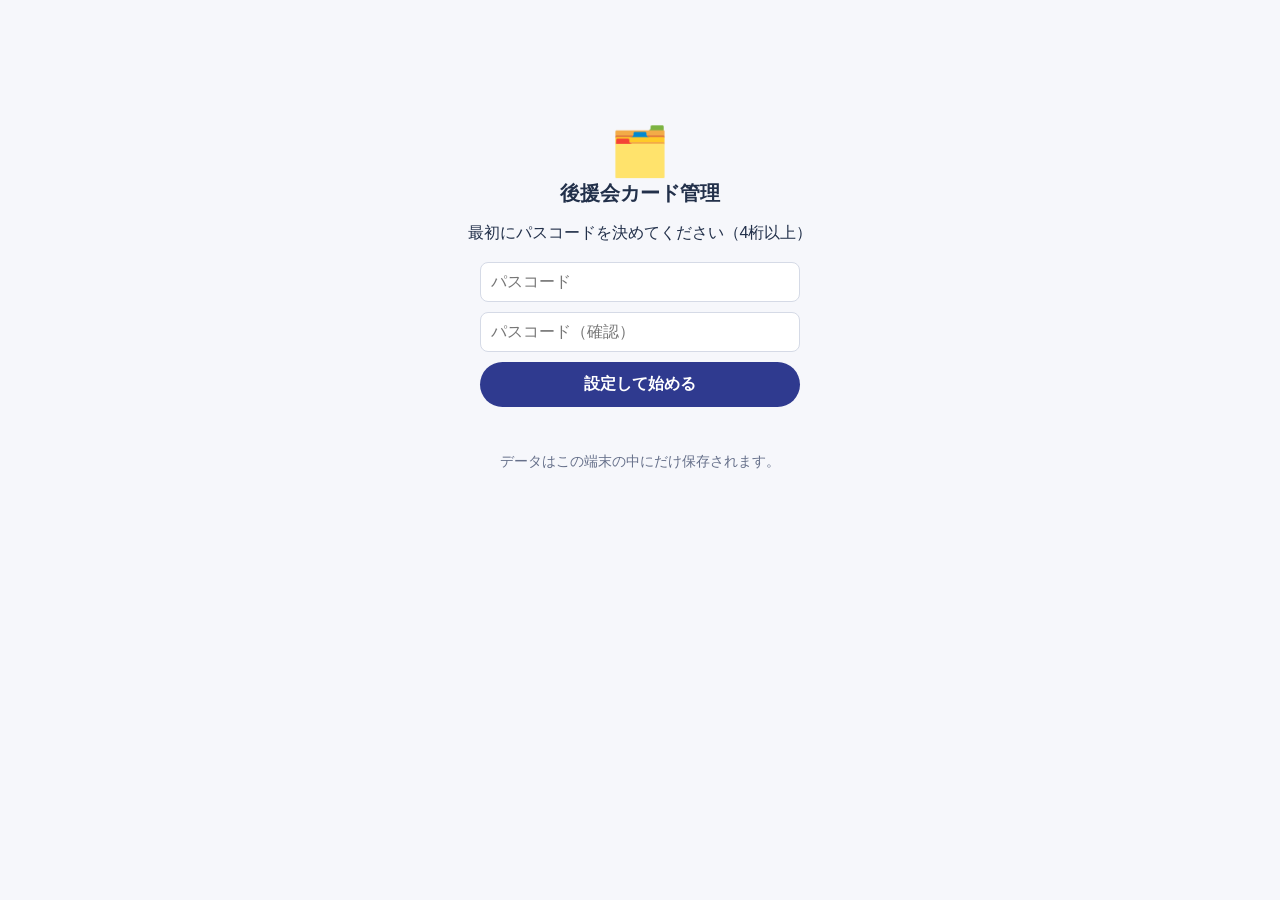
<file: index.html>
<!DOCTYPE html>
<html lang="ja">
<head>
<meta charset="UTF-8">
<meta name="viewport" content="width=device-width, initial-scale=1, viewport-fit=cover">
<title>後援会カード管理</title>
<meta name="theme-color" content="#2f3a8f">
<link rel="manifest" href="manifest.webmanifest">
<link rel="icon" type="image/svg+xml" href="icon.svg">
<link rel="stylesheet" href="styles.css?v=3">
</head>
<body>

<!-- ロック画面 -->
<section id="lockView" class="view">
  <div class="lock-box">
    <div class="lock-icon">🗂️</div>
    <h1>後援会カード管理</h1>
    <p id="lockMessage">パスコードを入力してください</p>
    <form id="lockForm">
      <input id="lockInput" type="password" inputmode="numeric" autocomplete="off" placeholder="パスコード">
      <input id="lockInput2" type="password" inputmode="numeric" autocomplete="off" placeholder="パスコード（確認）" class="hidden">
      <button type="submit" id="lockButton">開く</button>
    </form>
    <p id="lockError" class="error"></p>
    <p class="lock-note">データはこの端末の中にだけ保存されます。</p>
  </div>
</section>

<!-- 一覧画面 -->
<section id="listView" class="view hidden">
  <header class="app-header">
    <h1>後援会カード</h1>
    <div class="header-actions">
      <button id="lockNowBtn" class="ghost-btn" type="button">🔒 ロック</button>
      <button id="addCardBtn" class="primary-btn" type="button">＋ 登録</button>
    </div>
  </header>
  <div class="search-row">
    <input id="searchInput" type="search" placeholder="名前・住所で検索">
    <span id="cardCount" class="count"></span>
  </div>
  <div id="cardList" class="card-list"></div>
  <p id="emptyMessage" class="empty hidden">まだカードが登録されていません。「＋ 登録」から追加してください。</p>
</section>

<!-- 詳細画面 -->
<section id="detailView" class="view hidden">
  <header class="app-header">
    <button id="backToListBtn" class="ghost-btn" type="button">← 一覧</button>
    <span id="detailCounter" class="counter"></span>
    <div class="header-actions">
      <button id="editCardBtn" class="ghost-btn" type="button">編集</button>
      <button id="deleteCardBtn" class="danger-btn" type="button">削除</button>
    </div>
  </header>

  <div id="flipArea" class="flip-area">
    <div id="flipInner" class="flip-inner">
      <div class="flip-face flip-front">
        <div class="photo-box"><img id="frontImg" alt="カード表面"><span class="no-photo">表面の写真なし</span></div>
        <p class="flip-hint">タップで裏面を表示</p>
      </div>
      <div class="flip-face flip-back">
        <div class="photo-box"><img id="backImg" alt="カード裏面"><span class="no-photo">裏面の写真なし</span></div>
        <p class="flip-hint">タップで表面を表示</p>
      </div>
    </div>
  </div>

  <div class="card-nav">
    <button id="prevCardBtn" class="ghost-btn" type="button">← 前へ</button>
    <button id="nextCardBtn" class="ghost-btn" type="button">次へ →</button>
  </div>

  <div id="frontInfo" class="info-panel"></div>
  <div id="backInfo" class="info-panel hidden"></div>
</section>

<!-- 登録・編集画面 -->
<section id="formView" class="view hidden">
  <header class="app-header">
    <button id="cancelFormBtn" class="ghost-btn" type="button">← 戻る</button>
    <h1 id="formTitle">カード登録</h1>
    <span></span>
  </header>
  <form id="cardForm" class="card-form">
    <fieldset>
      <legend>写真</legend>
      <label>表面 <input id="fFrontPhoto" type="file" accept="image/*" capture="environment"></label>
      <img id="fFrontPreview" class="preview hidden" alt="表面プレビュー">
      <label>裏面 <input id="fBackPhoto" type="file" accept="image/*" capture="environment"></label>
      <img id="fBackPreview" class="preview hidden" alt="裏面プレビュー">
    </fieldset>
    <fieldset>
      <legend>ご本人様</legend>
      <label>フリガナ <input id="fFurigana" type="text" autocomplete="off"></label>
      <label>お名前 <input id="fName" type="text" autocomplete="off" required></label>
      <label>年齢 <input id="fAge" type="number" min="0" max="130"></label>
      <label>郵便番号 <span class="zip-row"><input id="fZip" type="text" inputmode="numeric" placeholder="例 0640805" autocomplete="off"><button id="zipSearchBtn" type="button">住所を検索</button></span></label>
      <p id="zipStatus" class="zip-status"></p>
      <label>ご住所 <textarea id="fAddress" rows="2"></textarea></label>
      <label>電話番号 <input id="fPhone" type="tel" autocomplete="off"></label>
      <label>携帯番号 <input id="fMobile" type="tel" autocomplete="off"></label>
      <label>メールアドレス <input id="fEmail" type="email" autocomplete="off"></label>
    </fieldset>
    <fieldset>
      <legend>ご紹介者様</legend>
      <label>フリガナ <input id="fIntroFurigana" type="text" autocomplete="off"></label>
      <label>お名前 <input id="fIntroName" type="text" autocomplete="off"></label>
      <label>郵便局名 又は ご住所 <input id="fIntroPlace" type="text" autocomplete="off"></label>
      <label>電話番号 <input id="fIntroPhone" type="tel" autocomplete="off"></label>
      <label>本人様との関係
        <select id="fIntroRelation">
          <option value="">（未選択）</option>
          <option>家族</option>
          <option>親戚</option>
          <option>郵政関係</option>
          <option>友人・知人</option>
          <option>その他</option>
        </select>
      </label>
      <label>続柄・関係のメモ <input id="fIntroRelationNote" type="text" autocomplete="off"></label>
      <label>参考情報 <textarea id="fIntroNote" rows="2"></textarea></label>
    </fieldset>
    <fieldset>
      <legend>お預かりした担当者</legend>
      <label>郵便局名 <input id="fStaffOffice" type="text" autocomplete="off"></label>
      <label>担当者名 <input id="fStaffName" type="text" autocomplete="off"></label>
    </fieldset>
    <p id="formError" class="error"></p>
    <button type="submit" class="primary-btn big">保存する</button>
  </form>
</section>

<!-- 写真の四隅合わせ -->
<section id="cropView" class="view hidden">
  <header class="sub-header">
    <button id="cropCancelBtn" class="ghost-btn" type="button">← 戻る</button>
    <h1>四隅を合わせる</h1>
    <span></span>
  </header>
  <p class="hint" id="cropStatus">カードの四隅を検出しています…</p>
  <div id="cropStage" class="crop-stage">
    <img id="cropImg" alt="取り込み写真">
    <svg id="cropOverlay" class="crop-overlay">
      <polygon id="cropPoly" points=""></polygon>
      <circle class="crop-handle" data-corner="0" r="18"></circle>
      <circle class="crop-handle" data-corner="1" r="18"></circle>
      <circle class="crop-handle" data-corner="2" r="18"></circle>
      <circle class="crop-handle" data-corner="3" r="18"></circle>
    </svg>
  </div>
  <p class="hint">ずれているときは、丸をドラッグしてカードの角に合わせてください。</p>
  <div class="form-actions crop-actions">
    <button id="cropRotateBtn" class="ghost-btn" type="button">↻ 90°回転</button>
    <button id="cropRawBtn" class="ghost-btn" type="button">補正せず使う</button>
    <button id="cropRedetectBtn" class="ghost-btn" type="button">検出し直す</button>
    <button id="cropApplyBtn" class="primary-btn" type="button">この範囲で取り込む</button>
  </div>
</section>

<!-- 活動記録ダイアログ -->
<dialog id="recordDialog">
  <form id="recordForm" method="dialog">
    <h2 id="recordDialogTitle">記録を追加</h2>
    <label>日時 <input id="rDateTime" type="datetime-local" required></label>
    <label>種別
      <select id="rType">
        <option>訪問</option>
        <option>電話</option>
        <option>その他</option>
      </select>
    </label>
    <label>内容 <textarea id="rContent" rows="3"></textarea></label>
    <label>担当者 <input id="rStaff" type="text" autocomplete="off"></label>
    <fieldset class="confirm-box">
      <legend>確認</legend>
      <label class="check-row"><input id="rConfirmed" type="checkbox"> 確認済みにする</label>
      <label>確認した人 <input id="rConfirmName" type="text" autocomplete="off"></label>
      <label>確認した日時 <input id="rConfirmDate" type="datetime-local"></label>
    </fieldset>
    <div class="dialog-buttons">
      <button id="recordDeleteBtn" type="button" class="danger-btn hidden">この記録を削除</button>
      <span class="spacer"></span>
      <button id="recordCancelBtn" type="button" class="ghost-btn">キャンセル</button>
      <button id="recordSaveBtn" type="submit" class="primary-btn">保存</button>
    </div>
  </form>
</dialog>

<!-- 確認詳細ダイアログ -->
<dialog id="confirmDialog">
  <h2>確認の詳細</h2>
  <p id="confirmDetailText"></p>
  <div class="dialog-buttons">
    <span class="spacer"></span>
    <button id="confirmCloseBtn" type="button" class="primary-btn">閉じる</button>
  </div>
</dialog>

<script src="app.js?v=6"></script>
</body>
</html>
</file>
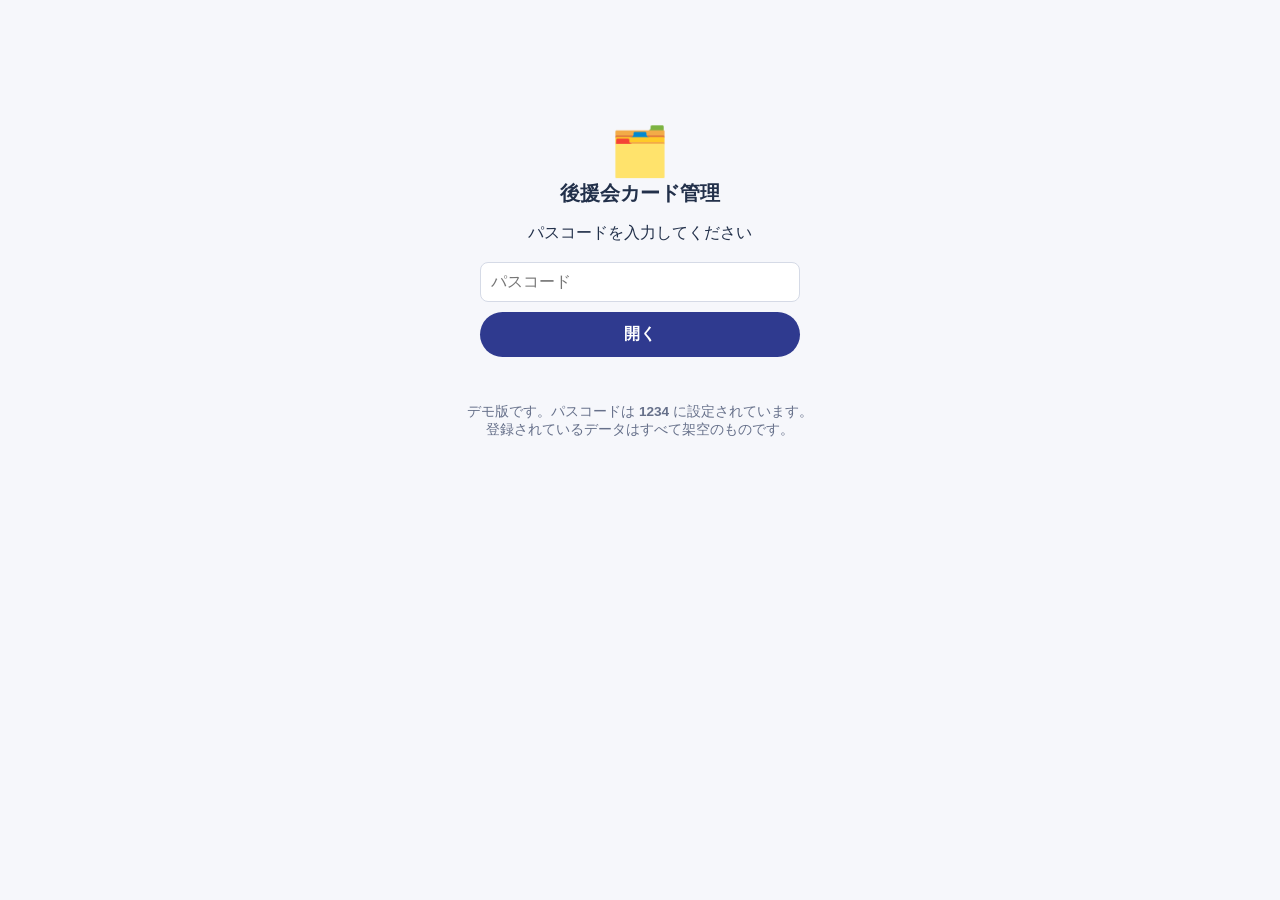
<file: demo/index.html>
<!DOCTYPE html>
<html lang="ja">
<head>
<meta charset="UTF-8">
<meta name="viewport" content="width=device-width, initial-scale=1, viewport-fit=cover">
<title>後援会カード管理（デモ）</title>
<meta name="theme-color" content="#2f3a8f">
<link rel="manifest" href="manifest.webmanifest">
<link rel="icon" type="image/svg+xml" href="icon.svg">
<link rel="stylesheet" href="styles.css?v=3">
</head>
<body>

<!-- ロック画面 -->
<section id="lockView" class="view">
  <div class="lock-box">
    <div class="lock-icon">🗂️</div>
    <h1>後援会カード管理</h1>
    <p id="lockMessage">パスコードを入力してください</p>
    <form id="lockForm">
      <input id="lockInput" type="password" inputmode="numeric" autocomplete="off" placeholder="パスコード">
      <input id="lockInput2" type="password" inputmode="numeric" autocomplete="off" placeholder="パスコード（確認）" class="hidden">
      <button type="submit" id="lockButton">開く</button>
    </form>
    <p id="lockError" class="error"></p>
    <p class="lock-note">デモ版です。パスコードは <strong>1234</strong> に設定されています。<br>登録されているデータはすべて架空のものです。</p>
  </div>
</section>

<!-- 一覧画面 -->
<section id="listView" class="view hidden">
  <header class="app-header">
    <h1>後援会カード</h1>
    <div class="header-actions">
      <button id="lockNowBtn" class="ghost-btn" type="button">🔒 ロック</button>
      <button id="addCardBtn" class="primary-btn" type="button">＋ 登録</button>
    </div>
  </header>
  <div class="search-row">
    <input id="searchInput" type="search" placeholder="名前・住所で検索">
    <span id="cardCount" class="count"></span>
  </div>
  <div id="cardList" class="card-list"></div>
  <p id="emptyMessage" class="empty hidden">まだカードが登録されていません。「＋ 登録」から追加してください。</p>
</section>

<!-- 詳細画面 -->
<section id="detailView" class="view hidden">
  <header class="app-header">
    <button id="backToListBtn" class="ghost-btn" type="button">← 一覧</button>
    <span id="detailCounter" class="counter"></span>
    <div class="header-actions">
      <button id="editCardBtn" class="ghost-btn" type="button">編集</button>
      <button id="deleteCardBtn" class="danger-btn" type="button">削除</button>
    </div>
  </header>

  <div id="flipArea" class="flip-area">
    <div id="flipInner" class="flip-inner">
      <div class="flip-face flip-front">
        <div class="photo-box"><img id="frontImg" alt="カード表面"><span class="no-photo">表面の写真なし</span></div>
        <p class="flip-hint">タップで裏面を表示</p>
      </div>
      <div class="flip-face flip-back">
        <div class="photo-box"><img id="backImg" alt="カード裏面"><span class="no-photo">裏面の写真なし</span></div>
        <p class="flip-hint">タップで表面を表示</p>
      </div>
    </div>
  </div>

  <div class="card-nav">
    <button id="prevCardBtn" class="ghost-btn" type="button">← 前へ</button>
    <button id="nextCardBtn" class="ghost-btn" type="button">次へ →</button>
  </div>

  <div id="frontInfo" class="info-panel"></div>
  <div id="backInfo" class="info-panel hidden"></div>
</section>

<!-- 登録・編集画面 -->
<section id="formView" class="view hidden">
  <header class="app-header">
    <button id="cancelFormBtn" class="ghost-btn" type="button">← 戻る</button>
    <h1 id="formTitle">カード登録</h1>
    <span></span>
  </header>
  <form id="cardForm" class="card-form">
    <fieldset>
      <legend>写真</legend>
      <label>表面 <input id="fFrontPhoto" type="file" accept="image/*" capture="environment"></label>
      <img id="fFrontPreview" class="preview hidden" alt="表面プレビュー">
      <label>裏面 <input id="fBackPhoto" type="file" accept="image/*" capture="environment"></label>
      <img id="fBackPreview" class="preview hidden" alt="裏面プレビュー">
    </fieldset>
    <fieldset>
      <legend>ご本人様</legend>
      <label>フリガナ <input id="fFurigana" type="text" autocomplete="off"></label>
      <label>お名前 <input id="fName" type="text" autocomplete="off" required></label>
      <label>年齢 <input id="fAge" type="number" min="0" max="130"></label>
      <label>郵便番号 <span class="zip-row"><input id="fZip" type="text" inputmode="numeric" placeholder="例 0640805" autocomplete="off"><button id="zipSearchBtn" type="button">住所を検索</button></span></label>
      <p id="zipStatus" class="zip-status"></p>
      <label>ご住所 <textarea id="fAddress" rows="2"></textarea></label>
      <label>電話番号 <input id="fPhone" type="tel" autocomplete="off"></label>
      <label>携帯番号 <input id="fMobile" type="tel" autocomplete="off"></label>
      <label>メールアドレス <input id="fEmail" type="email" autocomplete="off"></label>
    </fieldset>
    <fieldset>
      <legend>ご紹介者様</legend>
      <label>フリガナ <input id="fIntroFurigana" type="text" autocomplete="off"></label>
      <label>お名前 <input id="fIntroName" type="text" autocomplete="off"></label>
      <label>郵便局名 又は ご住所 <input id="fIntroPlace" type="text" autocomplete="off"></label>
      <label>電話番号 <input id="fIntroPhone" type="tel" autocomplete="off"></label>
      <label>本人様との関係
        <select id="fIntroRelation">
          <option value="">（未選択）</option>
          <option>家族</option>
          <option>親戚</option>
          <option>郵政関係</option>
          <option>友人・知人</option>
          <option>その他</option>
        </select>
      </label>
      <label>続柄・関係のメモ <input id="fIntroRelationNote" type="text" autocomplete="off"></label>
      <label>参考情報 <textarea id="fIntroNote" rows="2"></textarea></label>
    </fieldset>
    <fieldset>
      <legend>お預かりした担当者</legend>
      <label>郵便局名 <input id="fStaffOffice" type="text" autocomplete="off"></label>
      <label>担当者名 <input id="fStaffName" type="text" autocomplete="off"></label>
    </fieldset>
    <p id="formError" class="error"></p>
    <button type="submit" class="primary-btn big">保存する</button>
  </form>
</section>

<!-- 写真の四隅合わせ -->
<section id="cropView" class="view hidden">
  <header class="sub-header">
    <button id="cropCancelBtn" class="ghost-btn" type="button">← 戻る</button>
    <h1>四隅を合わせる</h1>
    <span></span>
  </header>
  <p class="hint" id="cropStatus">カードの四隅を検出しています…</p>
  <div id="cropStage" class="crop-stage">
    <img id="cropImg" alt="取り込み写真">
    <svg id="cropOverlay" class="crop-overlay">
      <polygon id="cropPoly" points=""></polygon>
      <circle class="crop-handle" data-corner="0" r="18"></circle>
      <circle class="crop-handle" data-corner="1" r="18"></circle>
      <circle class="crop-handle" data-corner="2" r="18"></circle>
      <circle class="crop-handle" data-corner="3" r="18"></circle>
    </svg>
  </div>
  <p class="hint">ずれているときは、丸をドラッグしてカードの角に合わせてください。</p>
  <div class="form-actions crop-actions">
    <button id="cropRotateBtn" class="ghost-btn" type="button">↻ 90°回転</button>
    <button id="cropRawBtn" class="ghost-btn" type="button">補正せず使う</button>
    <button id="cropRedetectBtn" class="ghost-btn" type="button">検出し直す</button>
    <button id="cropApplyBtn" class="primary-btn" type="button">この範囲で取り込む</button>
  </div>
</section>

<!-- 活動記録ダイアログ -->
<dialog id="recordDialog">
  <form id="recordForm" method="dialog">
    <h2 id="recordDialogTitle">記録を追加</h2>
    <label>日時 <input id="rDateTime" type="datetime-local" required></label>
    <label>種別
      <select id="rType">
        <option>訪問</option>
        <option>電話</option>
        <option>その他</option>
      </select>
    </label>
    <label>内容 <textarea id="rContent" rows="3"></textarea></label>
    <label>担当者 <input id="rStaff" type="text" autocomplete="off"></label>
    <fieldset class="confirm-box">
      <legend>確認</legend>
      <label class="check-row"><input id="rConfirmed" type="checkbox"> 確認済みにする</label>
      <label>確認した人 <input id="rConfirmName" type="text" autocomplete="off"></label>
      <label>確認した日時 <input id="rConfirmDate" type="datetime-local"></label>
    </fieldset>
    <div class="dialog-buttons">
      <button id="recordDeleteBtn" type="button" class="danger-btn hidden">この記録を削除</button>
      <span class="spacer"></span>
      <button id="recordCancelBtn" type="button" class="ghost-btn">キャンセル</button>
      <button id="recordSaveBtn" type="submit" class="primary-btn">保存</button>
    </div>
  </form>
</dialog>

<!-- 確認詳細ダイアログ -->
<dialog id="confirmDialog">
  <h2>確認の詳細</h2>
  <p id="confirmDetailText"></p>
  <div class="dialog-buttons">
    <span class="spacer"></span>
    <button id="confirmCloseBtn" type="button" class="primary-btn">閉じる</button>
  </div>
</dialog>

<script src="card-images.js?v=1"></script>
<script src="seed-data.js?v=1"></script>
<script src="app.js?v=6"></script>
</body>
</html>
</file>
<file: styles.css>
:root {
  --ink: #22304a;
  --accent: #2f3a8f;
  --accent-soft: #eef0fb;
  --line: #d5dae6;
  --danger: #b3261e;
  --bg: #f6f7fb;
}
* { box-sizing: border-box; }
body {
  margin: 0;
  font-family: "Hiragino Kaku Gothic ProN", "Yu Gothic", "Noto Sans JP", sans-serif;
  color: var(--ink);
  background: var(--bg);
}
.hidden { display: none !important; }
.view { max-width: 720px; margin: 0 auto; padding: 16px 14px 40px; }
h1 { font-size: 1.25rem; margin: 0; }
.error { color: var(--danger); min-height: 1.2em; font-size: 0.9rem; }
button { font: inherit; cursor: pointer; }
input, select, textarea {
  font: inherit; padding: 10px; border: 1px solid var(--line);
  border-radius: 8px; width: 100%; background: #fff; color: var(--ink);
}
label { display: block; margin: 10px 0; font-size: 0.92rem; }
.primary-btn {
  background: var(--accent); color: #fff; border: none;
  padding: 10px 18px; border-radius: 999px; font-weight: 700;
}
.primary-btn.big { width: 100%; padding: 14px; margin-top: 12px; }
.ghost-btn {
  background: #fff; color: var(--ink); border: 1px solid var(--line);
  padding: 8px 14px; border-radius: 999px;
}
.danger-btn {
  background: #fff; color: var(--danger); border: 1px solid var(--danger);
  padding: 8px 14px; border-radius: 999px;
}

/* ロック画面 */
.lock-box { text-align: center; padding-top: 12vh; }
.lock-icon { font-size: 3rem; }
.lock-box form { max-width: 320px; margin: 18px auto 0; display: grid; gap: 10px; }
.lock-box button {
  background: var(--accent); color: #fff; border: none;
  padding: 12px; border-radius: 999px; font-weight: 700;
}
.lock-note { color: #66708a; font-size: 0.85rem; }

/* ヘッダー */
.app-header {
  display: flex; align-items: center; justify-content: space-between;
  gap: 8px; margin-bottom: 12px;
}
.header-actions { display: flex; gap: 8px; }
.counter { color: #66708a; font-size: 0.9rem; }

/* 一覧 */
.search-row { display: flex; align-items: center; gap: 10px; margin-bottom: 12px; }
.count { white-space: nowrap; color: #66708a; font-size: 0.9rem; }
.card-list { display: grid; gap: 10px; }
.card-item {
  display: flex; gap: 12px; align-items: center; text-align: left;
  background: #fff; border: 1px solid var(--line); border-radius: 12px; padding: 10px;
  width: 100%;
}
.card-item img {
  width: 64px; height: 64px; object-fit: cover; border-radius: 8px;
  background: var(--accent-soft); flex: none;
}
.card-item .thumb-empty {
  width: 64px; height: 64px; border-radius: 8px; background: var(--accent-soft);
  display: flex; align-items: center; justify-content: center; font-size: 1.5rem; flex: none;
}
.card-item .name { font-weight: 700; font-size: 1.05rem; }
.card-item .sub { color: #66708a; font-size: 0.85rem; margin-top: 2px; }
.empty { color: #66708a; text-align: center; padding: 30px 0; }

/* 詳細：フリップ */
.flip-area { perspective: 1200px; margin-bottom: 6px; }
.flip-inner {
  position: relative; transition: transform 0.45s; transform-style: preserve-3d;
  display: grid;
}
.flip-inner.flipped { transform: rotateY(180deg); }
.flip-face {
  backface-visibility: hidden; -webkit-backface-visibility: hidden;
  grid-area: 1 / 1;
}
.flip-back { transform: rotateY(180deg); }
.photo-box {
  background: #10182e; border-radius: 14px; min-height: 220px;
  display: flex; align-items: center; justify-content: center; overflow: hidden;
  position: relative;
}
.photo-box img { width: 100%; display: block; }
.photo-box img[src=""], .photo-box img:not([src]) { display: none; }
.no-photo { color: #aebadd; position: absolute; }
.photo-box img:not(.hidden) + .no-photo { display: none; }
.flip-hint { text-align: center; color: #66708a; font-size: 0.8rem; margin: 8px 0 0; }
.card-nav { display: flex; justify-content: space-between; margin-top: 10px; }
.card-nav button:disabled { opacity: 0.35; cursor: default; }
.crop-stage { position: relative; max-width: 560px; margin: 0 auto; background: #222; border-radius: 10px; overflow: hidden; }
.crop-stage img { display: block; width: 100%; height: auto; }
.crop-overlay { position: absolute; inset: 0; width: 100%; height: 100%; touch-action: none; }
.crop-overlay polygon { fill: rgba(47, 58, 143, 0.18); stroke: #7ea0ff; stroke-width: 2; }
.crop-handle { fill: rgba(255,255,255,0.9); stroke: #2f3a8f; stroke-width: 3; cursor: grab; touch-action: none; }
.crop-actions { display: flex; gap: 8px; flex-wrap: wrap; justify-content: space-between; margin-top: 12px; }

/* 詳細：情報パネル */
.info-panel {
  background: #fff; border: 1px solid var(--line); border-radius: 14px;
  padding: 14px; margin-top: 12px;
}
.info-panel h2 { font-size: 1.15rem; margin: 0 0 4px; }
.info-panel .furigana { color: #66708a; font-size: 0.85rem; }
.info-panel dl { margin: 10px 0 0; }
.info-panel dt { color: #66708a; font-size: 0.8rem; margin-top: 10px; }
.info-panel dd { margin: 2px 0 0; font-size: 1rem; word-break: break-all; }
.action-row { display: flex; flex-wrap: wrap; gap: 8px; margin-top: 12px; }
.action-row a {
  text-decoration: none; padding: 9px 14px; border-radius: 999px;
  border: 1px solid var(--accent); color: var(--accent); font-weight: 700; font-size: 0.9rem;
}
.action-row a.solid { background: var(--accent); color: #fff; }

/* 活動記録 */
.records { margin-top: 8px; display: grid; gap: 8px; }
.record-item {
  display: flex; gap: 10px; align-items: flex-start; text-align: left; width: 100%;
  background: var(--accent-soft); border: 1px solid var(--line); border-radius: 10px; padding: 10px;
}
.record-item .r-main { flex: 1; min-width: 0; }
.record-item .r-head { font-size: 0.85rem; color: #44507a; }
.record-item .r-type {
  display: inline-block; background: var(--accent); color: #fff; border-radius: 6px;
  padding: 0 6px; font-size: 0.75rem; margin-right: 6px;
}
.record-item .r-content { margin-top: 3px; white-space: pre-wrap; word-break: break-word; }
.confirm-check {
  flex: none; width: 34px; height: 34px; border-radius: 50%;
  border: 2px solid #2e7d32; color: #2e7d32; background: #fff; font-weight: 700;
}
.confirm-none { flex: none; color: #98a2bd; font-size: 0.78rem; padding-top: 8px; }
.add-record-btn { margin-top: 10px; width: 100%; }

/* フォーム */
.card-form fieldset {
  border: 1px solid var(--line); border-radius: 12px; background: #fff;
  margin: 0 0 14px; padding: 10px 14px 14px;
}
.card-form legend { font-weight: 700; padding: 0 6px; }
.zip-row { display: flex; gap: 8px; }
.zip-row input { flex: 1; }
.zip-row button {
  flex: none; border: 1px solid var(--accent); color: var(--accent);
  background: #fff; border-radius: 8px; padding: 0 14px; font-weight: 700;
}
.zip-status { color: #44507a; font-size: 0.85rem; min-height: 1.1em; margin: 4px 0 0; }
.preview { width: 100%; border-radius: 10px; margin-top: 8px; }

/* ダイアログ */
dialog {
  border: 1px solid var(--line); border-radius: 14px; padding: 18px;
  width: min(92vw, 480px);
}
dialog::backdrop { background: rgba(16, 24, 46, 0.45); }
dialog h2 { margin: 0 0 8px; font-size: 1.1rem; }
.confirm-box { border: 1px dashed var(--line); border-radius: 10px; margin-top: 10px; }
.check-row { display: flex; align-items: center; gap: 8px; }
.check-row input { width: auto; }
.dialog-buttons { display: flex; align-items: center; gap: 8px; margin-top: 14px; }
.dialog-buttons .spacer { flex: 1; }
</file>
<file: demo/styles.css>
:root {
  --ink: #22304a;
  --accent: #2f3a8f;
  --accent-soft: #eef0fb;
  --line: #d5dae6;
  --danger: #b3261e;
  --bg: #f6f7fb;
}
* { box-sizing: border-box; }
body {
  margin: 0;
  font-family: "Hiragino Kaku Gothic ProN", "Yu Gothic", "Noto Sans JP", sans-serif;
  color: var(--ink);
  background: var(--bg);
}
.hidden { display: none !important; }
.view { max-width: 720px; margin: 0 auto; padding: 16px 14px 40px; }
h1 { font-size: 1.25rem; margin: 0; }
.error { color: var(--danger); min-height: 1.2em; font-size: 0.9rem; }
button { font: inherit; cursor: pointer; }
input, select, textarea {
  font: inherit; padding: 10px; border: 1px solid var(--line);
  border-radius: 8px; width: 100%; background: #fff; color: var(--ink);
}
label { display: block; margin: 10px 0; font-size: 0.92rem; }
.primary-btn {
  background: var(--accent); color: #fff; border: none;
  padding: 10px 18px; border-radius: 999px; font-weight: 700;
}
.primary-btn.big { width: 100%; padding: 14px; margin-top: 12px; }
.ghost-btn {
  background: #fff; color: var(--ink); border: 1px solid var(--line);
  padding: 8px 14px; border-radius: 999px;
}
.danger-btn {
  background: #fff; color: var(--danger); border: 1px solid var(--danger);
  padding: 8px 14px; border-radius: 999px;
}

/* ロック画面 */
.lock-box { text-align: center; padding-top: 12vh; }
.lock-icon { font-size: 3rem; }
.lock-box form { max-width: 320px; margin: 18px auto 0; display: grid; gap: 10px; }
.lock-box button {
  background: var(--accent); color: #fff; border: none;
  padding: 12px; border-radius: 999px; font-weight: 700;
}
.lock-note { color: #66708a; font-size: 0.85rem; }

/* ヘッダー */
.app-header {
  display: flex; align-items: center; justify-content: space-between;
  gap: 8px; margin-bottom: 12px;
}
.header-actions { display: flex; gap: 8px; }
.counter { color: #66708a; font-size: 0.9rem; }

/* 一覧 */
.search-row { display: flex; align-items: center; gap: 10px; margin-bottom: 12px; }
.count { white-space: nowrap; color: #66708a; font-size: 0.9rem; }
.card-list { display: grid; gap: 10px; }
.card-item {
  display: flex; gap: 12px; align-items: center; text-align: left;
  background: #fff; border: 1px solid var(--line); border-radius: 12px; padding: 10px;
  width: 100%;
}
.card-item img {
  width: 64px; height: 64px; object-fit: cover; border-radius: 8px;
  background: var(--accent-soft); flex: none;
}
.card-item .thumb-empty {
  width: 64px; height: 64px; border-radius: 8px; background: var(--accent-soft);
  display: flex; align-items: center; justify-content: center; font-size: 1.5rem; flex: none;
}
.card-item .name { font-weight: 700; font-size: 1.05rem; }
.card-item .sub { color: #66708a; font-size: 0.85rem; margin-top: 2px; }
.empty { color: #66708a; text-align: center; padding: 30px 0; }

/* 詳細：フリップ */
.flip-area { perspective: 1200px; margin-bottom: 6px; }
.flip-inner {
  position: relative; transition: transform 0.45s; transform-style: preserve-3d;
  display: grid;
}
.flip-inner.flipped { transform: rotateY(180deg); }
.flip-face {
  backface-visibility: hidden; -webkit-backface-visibility: hidden;
  grid-area: 1 / 1;
}
.flip-back { transform: rotateY(180deg); }
.photo-box {
  background: #10182e; border-radius: 14px; min-height: 220px;
  display: flex; align-items: center; justify-content: center; overflow: hidden;
  position: relative;
}
.photo-box img { width: 100%; display: block; }
.photo-box img[src=""], .photo-box img:not([src]) { display: none; }
.no-photo { color: #aebadd; position: absolute; }
.photo-box img:not(.hidden) + .no-photo { display: none; }
.flip-hint { text-align: center; color: #66708a; font-size: 0.8rem; margin: 8px 0 0; }
.card-nav { display: flex; justify-content: space-between; margin-top: 10px; }
.card-nav button:disabled { opacity: 0.35; cursor: default; }
.crop-stage { position: relative; max-width: 560px; margin: 0 auto; background: #222; border-radius: 10px; overflow: hidden; }
.crop-stage img { display: block; width: 100%; height: auto; }
.crop-overlay { position: absolute; inset: 0; width: 100%; height: 100%; touch-action: none; }
.crop-overlay polygon { fill: rgba(47, 58, 143, 0.18); stroke: #7ea0ff; stroke-width: 2; }
.crop-handle { fill: rgba(255,255,255,0.9); stroke: #2f3a8f; stroke-width: 3; cursor: grab; touch-action: none; }
.crop-actions { display: flex; gap: 8px; flex-wrap: wrap; justify-content: space-between; margin-top: 12px; }

/* 詳細：情報パネル */
.info-panel {
  background: #fff; border: 1px solid var(--line); border-radius: 14px;
  padding: 14px; margin-top: 12px;
}
.info-panel h2 { font-size: 1.15rem; margin: 0 0 4px; }
.info-panel .furigana { color: #66708a; font-size: 0.85rem; }
.info-panel dl { margin: 10px 0 0; }
.info-panel dt { color: #66708a; font-size: 0.8rem; margin-top: 10px; }
.info-panel dd { margin: 2px 0 0; font-size: 1rem; word-break: break-all; }
.action-row { display: flex; flex-wrap: wrap; gap: 8px; margin-top: 12px; }
.action-row a {
  text-decoration: none; padding: 9px 14px; border-radius: 999px;
  border: 1px solid var(--accent); color: var(--accent); font-weight: 700; font-size: 0.9rem;
}
.action-row a.solid { background: var(--accent); color: #fff; }

/* 活動記録 */
.records { margin-top: 8px; display: grid; gap: 8px; }
.record-item {
  display: flex; gap: 10px; align-items: flex-start; text-align: left; width: 100%;
  background: var(--accent-soft); border: 1px solid var(--line); border-radius: 10px; padding: 10px;
}
.record-item .r-main { flex: 1; min-width: 0; }
.record-item .r-head { font-size: 0.85rem; color: #44507a; }
.record-item .r-type {
  display: inline-block; background: var(--accent); color: #fff; border-radius: 6px;
  padding: 0 6px; font-size: 0.75rem; margin-right: 6px;
}
.record-item .r-content { margin-top: 3px; white-space: pre-wrap; word-break: break-word; }
.confirm-check {
  flex: none; width: 34px; height: 34px; border-radius: 50%;
  border: 2px solid #2e7d32; color: #2e7d32; background: #fff; font-weight: 700;
}
.confirm-none { flex: none; color: #98a2bd; font-size: 0.78rem; padding-top: 8px; }
.add-record-btn { margin-top: 10px; width: 100%; }

/* フォーム */
.card-form fieldset {
  border: 1px solid var(--line); border-radius: 12px; background: #fff;
  margin: 0 0 14px; padding: 10px 14px 14px;
}
.card-form legend { font-weight: 700; padding: 0 6px; }
.zip-row { display: flex; gap: 8px; }
.zip-row input { flex: 1; }
.zip-row button {
  flex: none; border: 1px solid var(--accent); color: var(--accent);
  background: #fff; border-radius: 8px; padding: 0 14px; font-weight: 700;
}
.zip-status { color: #44507a; font-size: 0.85rem; min-height: 1.1em; margin: 4px 0 0; }
.preview { width: 100%; border-radius: 10px; margin-top: 8px; }

/* ダイアログ */
dialog {
  border: 1px solid var(--line); border-radius: 14px; padding: 18px;
  width: min(92vw, 480px);
}
dialog::backdrop { background: rgba(16, 24, 46, 0.45); }
dialog h2 { margin: 0 0 8px; font-size: 1.1rem; }
.confirm-box { border: 1px dashed var(--line); border-radius: 10px; margin-top: 10px; }
.check-row { display: flex; align-items: center; gap: 8px; }
.check-row input { width: auto; }
.dialog-buttons { display: flex; align-items: center; gap: 8px; margin-top: 14px; }
.dialog-buttons .spacer { flex: 1; }
</file>
